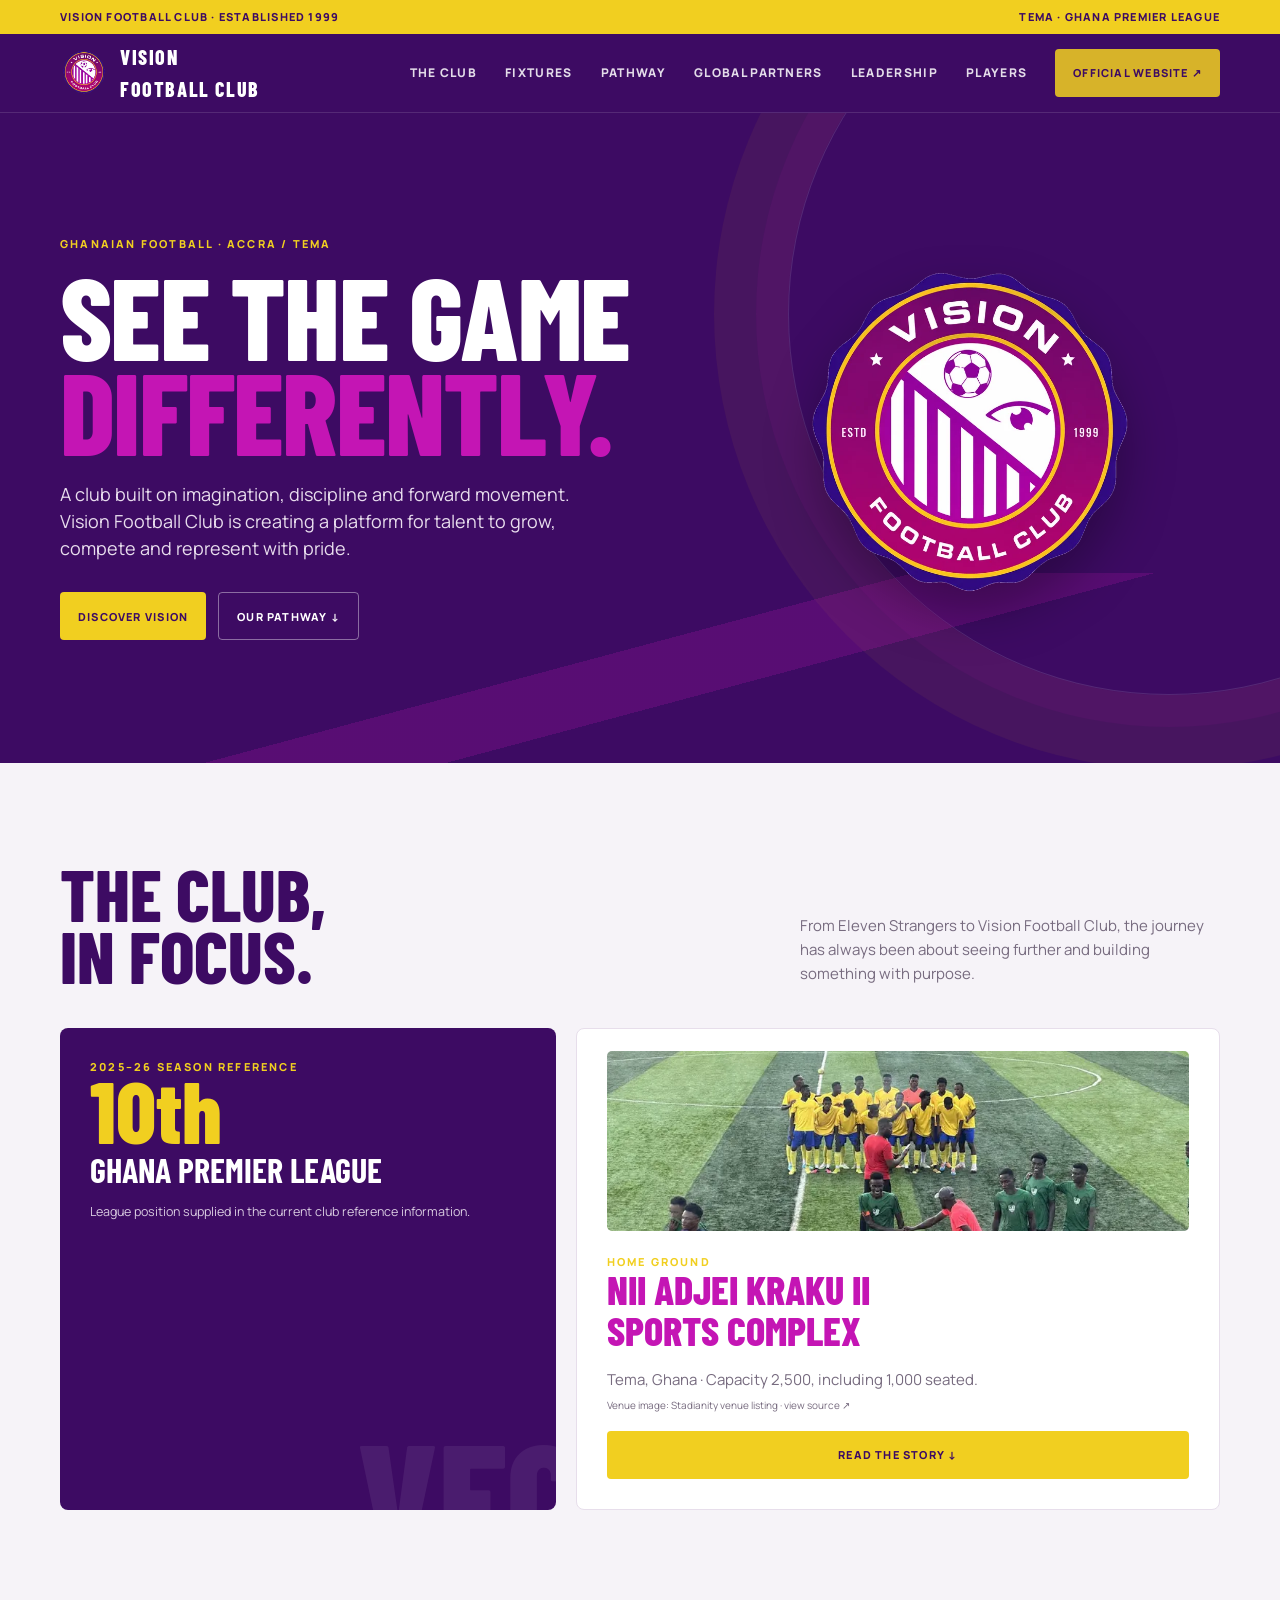
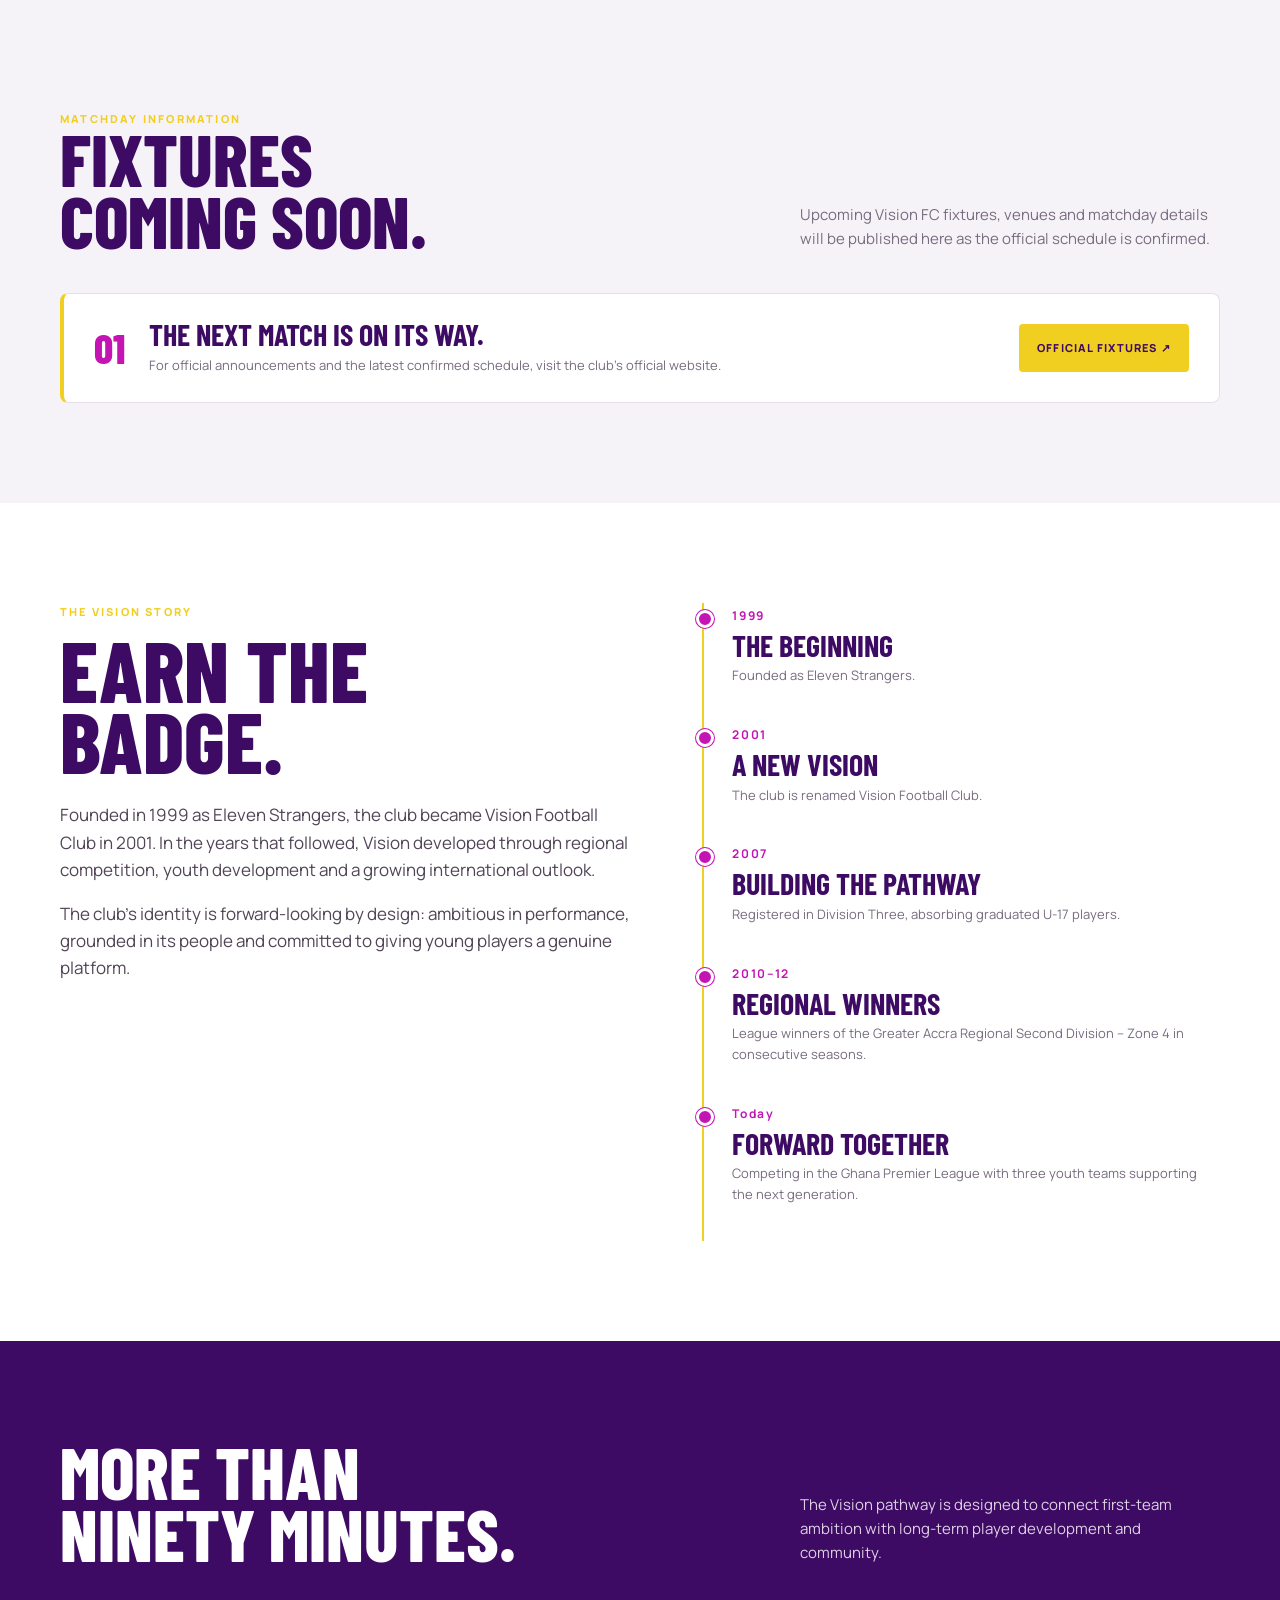
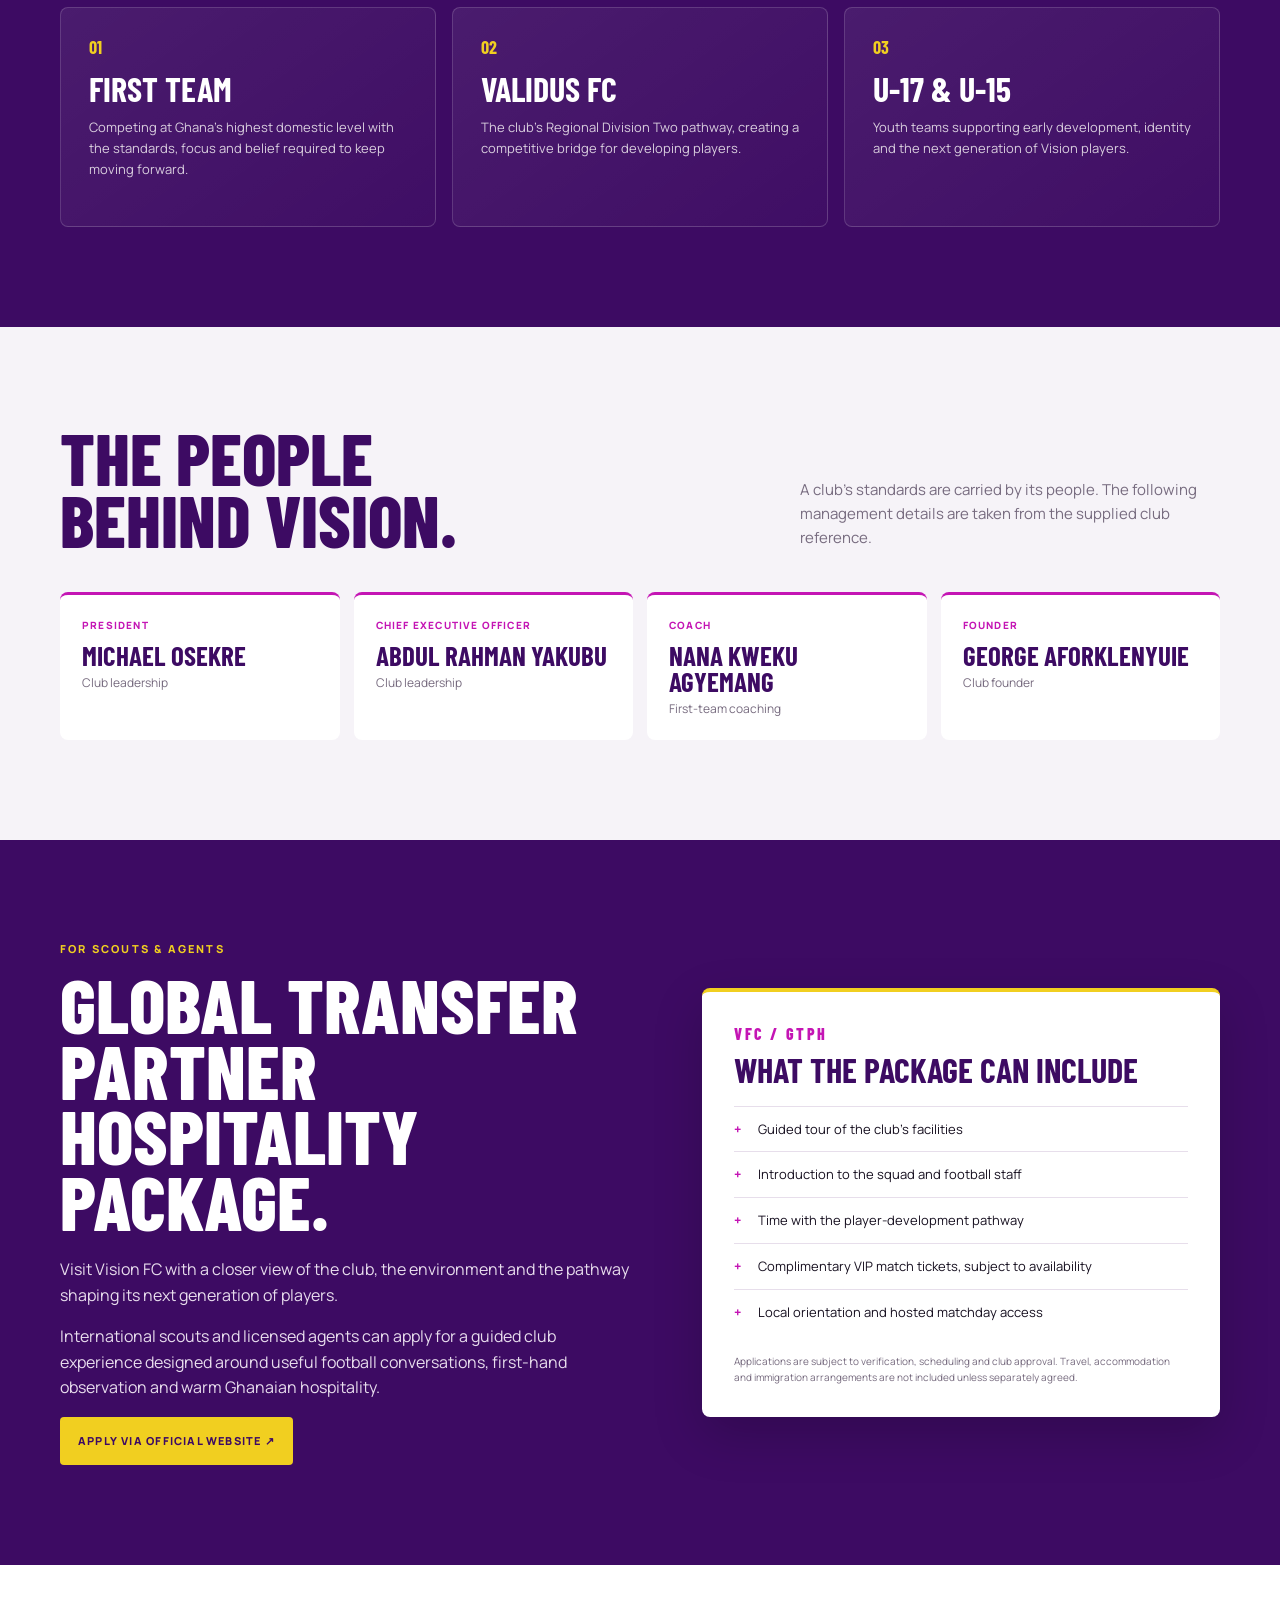
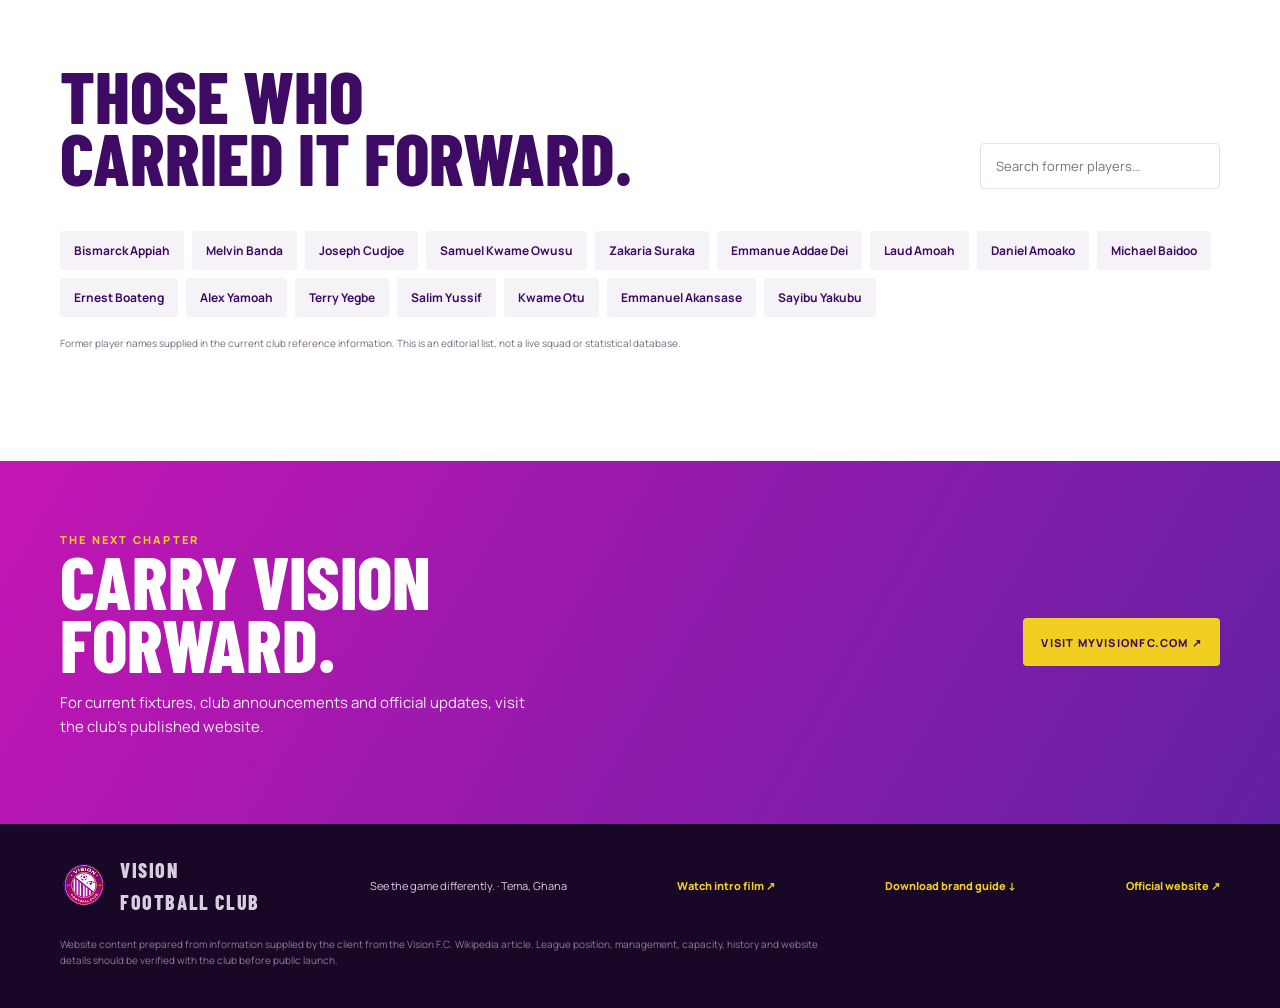
<file: index.html>
<!doctype html>
<html lang="en">
<head>
<meta charset="utf-8"><meta name="viewport" content="width=device-width,initial-scale=1">
<title>Vision Football Club | Ghana Premier League Club in Tema</title>
<meta name="description" content="Vision Football Club is a Ghana Premier League football club based in Accra and playing at Nii Adjei Kraku II Sports Complex in Tema.">
<link rel="canonical" href="https://vision-fc-site.vercel.app/">
<meta name="theme-color" content="#3d0b63"><link rel="manifest" href="site.webmanifest"><link rel="icon" href="favicon.ico" sizes="any"><link rel="icon" type="image/png" sizes="192x192" href="assets/favicon-192.png"><link rel="apple-touch-icon" sizes="180x180" href="assets/apple-touch-icon.png">
<meta property="og:type" content="website"><meta property="og:locale" content="en_GH"><meta property="og:site_name" content="Vision Football Club"><meta property="og:title" content="Vision Football Club | Ghana Premier League Club in Tema"><meta property="og:description" content="A Ghanaian football club built on ambition, discipline and forward movement."><meta property="og:url" content="https://vision-fc-site.vercel.app/"><meta property="og:image" content="https://vision-fc-site.vercel.app/assets/og-image.jpg"><meta property="og:image:width" content="1200"><meta property="og:image:height" content="630">
<meta name="twitter:card" content="summary_large_image"><meta name="twitter:title" content="Vision Football Club | Ghana Premier League Club in Tema"><meta name="twitter:description" content="A Ghanaian football club built on ambition, discipline and forward movement."><meta name="twitter:image" content="https://vision-fc-site.vercel.app/assets/og-image.jpg">
<script type="application/ld+json">{"@context":"https://schema.org","@type":"SportsTeam","name":"Vision Football Club","alternateName":"Vision FC","sport":"Football","foundingDate":"1999","url":"https://vision-fc-site.vercel.app/","logo":"https://vision-fc-site.vercel.app/assets/crest-transparent.png","image":"https://vision-fc-site.vercel.app/assets/og-image.jpg","description":"Vision Football Club is a Ghanaian football club based in Accra and playing at Nii Adjei Kraku II Sports Complex in Tema.","location":{"@type":"Place","name":"Nii Adjei Kraku II Sports Complex","address":{"@type":"PostalAddress","addressLocality":"Tema","addressCountry":"GH"}},"sameAs":["https://myvisionfc.com"]}</script>
<link rel="stylesheet" href="local-fonts.css"><link rel="stylesheet" href="styles.css"></head>
<body>
<div class="topline"><div class="container"><span>Vision Football Club · Established 1999</span><span>Tema · Ghana Premier League</span></div></div>
<header class="nav"><div class="container nav-inner"><a class="brand" href="#top" aria-label="Vision Football Club home"><img width="48" height="48" src="assets/crest-transparent.webp" alt=""><span>Vision<br>Football Club</span></a><button class="menu" aria-expanded="false" aria-controls="navlinks">Menu</button><nav id="navlinks" class="links"><a href="#club">The club</a><a href="#fixtures">Fixtures</a><a href="#pathway">Pathway</a><a href="#hospitality">Global partners</a><a href="#leadership">Leadership</a><a href="#players">Players</a><a class="btn btn-primary" href="https://myvisionfc.com" target="_blank" rel="noopener">Official website ↗</a></nav></div></header>
<main id="top">
<section class="hero"><div class="container hero-grid"><div><div class="kicker">Ghanaian football · Accra / Tema</div><h1>See the game<br><span>differently.</span></h1><p>A club built on imagination, discipline and forward movement. Vision Football Club is creating a platform for talent to grow, compete and represent with pride.</p><div class="actions"><a class="btn btn-primary" href="#club">Discover Vision</a><a class="btn btn-ghost" href="#pathway">Our pathway ↓</a></div></div><div class="hero-badge"><img width="700" height="700" src="assets/crest-transparent.webp" srcset="assets/crest-transparent-320.webp 320w, assets/crest-transparent.webp 700w" sizes="(max-width: 800px) 220px, 360px" fetchpriority="high" alt="Vision Football Club crest"></div></div></section>
<section id="club" class="section match"><div class="container"><div class="section-head reveal"><h2>The club,<br>in focus.</h2><p>From Eleven Strangers to Vision Football Club, the journey has always been about seeing further and building something with purpose.</p></div><div class="match-grid reveal"><article class="match-card"><div class="kicker">2025–26 season reference</div><div class="number">10th</div><h3>Ghana Premier League</h3><small>League position supplied in the current club reference information.</small></article><article class="info-card"><div><img class="stadium-photo" width="1200" height="900" src="assets/nii-adjei-kraku-ii-optimised.jpg" srcset="assets/nii-adjei-kraku-ii-400.webp 400w, assets/nii-adjei-kraku-ii-800.webp 800w, assets/nii-adjei-kraku-ii-optimised.jpg 1200w" sizes="(max-width: 800px) calc(100vw - 28px), 585px" loading="lazy" decoding="async" alt="Players on the artificial-turf pitch at Nii Adjei Kraku II Sports Complex"><div class="kicker">Home ground</div><strong>Nii Adjei Kraku II<br>Sports Complex</strong><p>Tema, Ghana · Capacity 2,500, including 1,000 seated.</p><p class="stadium-caption">Venue image: Stadianity venue listing · <a href="https://stadianity.com/venue/21453/nii-adjei-kraku-ii-sports-complex/" target="_blank" rel="noopener">view source ↗</a></p></div><a class="btn btn-primary" href="#history">Read the story ↓</a></article></div></div></section>
<section id="fixtures" class="section fixtures"><div class="container"><div class="section-head reveal"><div><div class="kicker">Matchday information</div><h2>Fixtures<br>coming soon.</h2></div><p>Upcoming Vision FC fixtures, venues and matchday details will be published here as the official schedule is confirmed.</p></div><div class="fixtures-empty reveal"><span class="fixtures-mark">01</span><div><h3>The next match is on its way.</h3><p>For official announcements and the latest confirmed schedule, visit the club’s official website.</p></div><a class="btn btn-primary" href="https://myvisionfc.com" target="_blank" rel="noopener">Official fixtures ↗</a></div></div></section>
<section id="history" class="section history"><div class="container history-grid"><div class="history-copy reveal"><div class="kicker">The Vision story</div><h2 class="history-title">Earn the<br>badge.</h2><p>Founded in 1999 as Eleven Strangers, the club became Vision Football Club in 2001. In the years that followed, Vision developed through regional competition, youth development and a growing international outlook.</p><p>The club’s identity is forward-looking by design: ambitious in performance, grounded in its people and committed to giving young players a genuine platform.</p></div><div class="timeline reveal"><div class="event"><b>1999</b><strong>The beginning</strong><p>Founded as Eleven Strangers.</p></div><div class="event"><b>2001</b><strong>A new vision</strong><p>The club is renamed Vision Football Club.</p></div><div class="event"><b>2007</b><strong>Building the pathway</strong><p>Registered in Division Three, absorbing graduated U-17 players.</p></div><div class="event"><b>2010–12</b><strong>Regional winners</strong><p>League winners of the Greater Accra Regional Second Division – Zone 4 in consecutive seasons.</p></div><div class="event"><b>Today</b><strong>Forward together</strong><p>Competing in the Ghana Premier League with three youth teams supporting the next generation.</p></div></div></div></section>
<section id="pathway" class="section pathway"><div class="container"><div class="section-head reveal"><h2>More than<br>ninety minutes.</h2><p>The Vision pathway is designed to connect first-team ambition with long-term player development and community.</p></div><div class="cards"><article class="path-card reveal"><span class="index">01</span><h3>First team</h3><p>Competing at Ghana’s highest domestic level with the standards, focus and belief required to keep moving forward.</p></article><article class="path-card reveal"><span class="index">02</span><h3>Validus FC</h3><p>The club’s Regional Division Two pathway, creating a competitive bridge for developing players.</p></article><article class="path-card reveal"><span class="index">03</span><h3>U-17 & U-15</h3><p>Youth teams supporting early development, identity and the next generation of Vision players.</p></article></div></div></section>
<section id="leadership" class="section leadership"><div class="container"><div class="section-head reveal"><h2>The people<br>behind Vision.</h2><p>A club’s standards are carried by its people. The following management details are taken from the supplied club reference.</p></div><div class="people"><article class="person reveal"><div class="role">President</div><h3>Michael Osekre</h3><p>Club leadership</p></article><article class="person reveal"><div class="role">Chief Executive Officer</div><h3>Abdul Rahman Yakubu</h3><p>Club leadership</p></article><article class="person reveal"><div class="role">Coach</div><h3>Nana Kweku Agyemang</h3><p>First-team coaching</p></article><article class="person reveal"><div class="role">Founder</div><h3>George Aforklenyuie</h3><p>Club founder</p></article></div></div></section>
<section id="hospitality" class="section hospitality"><div class="container hospitality-grid"><div class="hospitality-copy reveal"><div class="kicker">For scouts & agents</div><h2>Global Transfer Partner<br>Hospitality Package.</h2><p>Visit Vision FC with a closer view of the club, the environment and the pathway shaping its next generation of players.</p><p>International scouts and licensed agents can apply for a guided club experience designed around useful football conversations, first-hand observation and warm Ghanaian hospitality.</p><a class="btn btn-primary" href="https://myvisionfc.com" target="_blank" rel="noopener">Apply via official website ↗</a></div><div class="hospitality-card reveal"><div class="hospitality-badge">VFC / GTPH</div><h3>What the package can include</h3><ul><li>Guided tour of the club’s facilities</li><li>Introduction to the squad and football staff</li><li>Time with the player-development pathway</li><li>Complimentary VIP match tickets, subject to availability</li><li>Local orientation and hosted matchday access</li></ul><p class="source-note">Applications are subject to verification, scheduling and club approval. Travel, accommodation and immigration arrangements are not included unless separately agreed.</p></div></div></section>
<section id="players" class="section players"><div class="container"><div class="section-head reveal"><h2>Those who<br>carried it forward.</h2><div class="player-search"><label class="sr-only" for="playerSearch">Search former players</label><input id="playerSearch" type="search" placeholder="Search former players…"></div></div><div id="playerList" class="player-list reveal"></div><p class="source-note">Former player names supplied in the current club reference information. This is an editorial list, not a live squad or statistical database.</p></div></section>
<section class="cta"><div class="container cta-grid"><div><div class="kicker">The next chapter</div><h2>Carry Vision<br>forward.</h2><p>For current fixtures, club announcements and official updates, visit the club’s published website.</p></div><a class="btn btn-primary" href="https://myvisionfc.com" target="_blank" rel="noopener">Visit myvisionfc.com ↗</a></div></section>
</main>
<footer class="footer"><div class="container footer-inner"><div class="brand"><img width="48" height="48" src="assets/crest-transparent.webp" alt=""><span>Vision<br>Football Club</span></div><small>See the game differently. · Tema, Ghana</small><small><a href="#intro-video" data-open-video>Watch intro film ↗</a></small><small><a href="brand-guide.pdf" download>Download brand guide ↓</a></small><small><a href="https://myvisionfc.com" target="_blank" rel="noopener">Official website ↗</a></small></div><div class="container"><p class="source-note">Website content prepared from information supplied by the client from the Vision F.C. Wikipedia article. League position, management, capacity, history and website details should be verified with the club before public launch.</p></div></footer>
<div id="intro-video" class="video-modal" hidden role="dialog" aria-modal="true" aria-labelledby="intro-title"><div class="video-shell"><div class="video-top"><strong id="intro-title">Vision FC / Intro film</strong><button class="video-close" type="button" data-close-video aria-label="Close intro film">Close</button></div><video controls preload="metadata" playsinline poster="assets/og-image.jpg"><source src="intro-video.mp4" type="video/mp4">Your browser does not support the intro film.</video><div class="video-label">A short visual introduction to Vision Football Club.</div></div></div>
<script src="app.js" defer></script></body></html>
</file>
<file: local-fonts.css>
@font-face{font-family:'Barlow Condensed';font-style:normal;font-weight:500;font-display:swap;src:url('fonts/barlow-condensed-0.ttf') format('truetype')}
@font-face{font-family:'Barlow Condensed';font-style:normal;font-weight:600;font-display:swap;src:url('fonts/barlow-condensed-1.ttf') format('truetype')}
@font-face{font-family:'Barlow Condensed';font-style:normal;font-weight:700;font-display:swap;src:url('fonts/barlow-condensed-2.ttf') format('truetype')}
@font-face{font-family:'Barlow Condensed';font-style:normal;font-weight:800;font-display:swap;src:url('fonts/barlow-condensed-3.ttf') format('truetype')}
@font-face{font-family:'Manrope';font-style:normal;font-weight:400;font-display:swap;src:url('fonts/manrope-4.ttf') format('truetype')}
@font-face{font-family:'Manrope';font-style:normal;font-weight:500;font-display:swap;src:url('fonts/manrope-5.ttf') format('truetype')}
@font-face{font-family:'Manrope';font-style:normal;font-weight:600;font-display:swap;src:url('fonts/manrope-6.ttf') format('truetype')}
@font-face{font-family:'Manrope';font-style:normal;font-weight:700;font-display:swap;src:url('fonts/manrope-7.ttf') format('truetype')}
@font-face{font-family:'Manrope';font-style:normal;font-weight:800;font-display:swap;src:url('fonts/manrope-8.ttf') format('truetype')}
</file>
<file: styles.css>
:root{--violet:#3d0b63;--purple:#6220a3;--magenta:#c415b4;--gold:#f1cf20;--ink:#171020;--mist:#f6f3f8;--white:#fff;--line:#e7deeb;--muted:#776b7f}*{box-sizing:border-box}html{scroll-behavior:smooth}body{margin:0;color:var(--ink);background:var(--white);font:15px/1.6 Manrope,Arial,sans-serif}a{color:inherit;text-decoration:none}button{font:inherit}img{max-width:100%}.sr-only{position:absolute;width:1px;height:1px;padding:0;margin:-1px;overflow:hidden;clip:rect(0,0,0,0);white-space:nowrap;border:0}.container{width:min(1160px,calc(100% - 40px));margin:auto}.topline{background:var(--gold);color:var(--violet);font-size:11px;font-weight:800;letter-spacing:.11em;text-transform:uppercase;padding:8px 0}.topline .container{display:flex;justify-content:space-between;gap:20px}.nav{background:var(--violet);color:white;position:sticky;top:0;z-index:20;border-bottom:1px solid rgba(255,255,255,.12)}.nav-inner{height:78px;display:flex;align-items:center;justify-content:space-between}.brand{display:flex;align-items:center;gap:12px;font-family:'Barlow Condensed';font-size:20px;text-transform:uppercase;letter-spacing:.08em;font-weight:800}.brand img{width:48px;height:48px;object-fit:contain}.links{display:flex;align-items:center;gap:28px;font-size:12px;text-transform:uppercase;letter-spacing:.11em;font-weight:800}.links a{opacity:.86}.links a:hover,.links a:focus{color:var(--gold);opacity:1}.menu{display:none;background:none;color:#fff;border:1px solid rgba(255,255,255,.35);padding:8px 12px;border-radius:8px}.hero{position:relative;overflow:hidden;background:var(--violet);color:#fff;min-height:650px;display:flex;align-items:center}.hero:before{content:"";position:absolute;width:760px;height:760px;border:1px solid rgba(255,255,255,.12);border-radius:50%;right:-270px;top:-180px;box-shadow:0 0 0 32px rgba(196,21,180,.07),0 0 0 74px rgba(241,207,32,.05)}.hero:after{content:"";position:absolute;inset:auto -8% -60px -8%;height:250px;background:linear-gradient(165deg,transparent 0 42%,rgba(196,21,180,.2) 42% 52%,transparent 52%)}.hero-grid{display:grid;grid-template-columns:1.1fr .9fr;align-items:center;gap:50px;position:relative;z-index:1}.kicker{color:var(--gold);font-size:11px;font-weight:800;letter-spacing:.2em;text-transform:uppercase}.hero h1{font:800 clamp(64px,9vw,128px)/.82 'Barlow Condensed';text-transform:uppercase;letter-spacing:-.015em;margin:16px 0 24px;max-width:620px}.hero h1 span{color:var(--magenta)}.hero p{font-size:18px;line-height:1.5;max-width:560px;color:#e8dded}.actions{display:flex;gap:12px;flex-wrap:wrap;margin-top:30px}.btn{display:inline-flex;align-items:center;justify-content:center;min-height:48px;padding:0 18px;border-radius:4px;font-size:11px;text-transform:uppercase;letter-spacing:.11em;font-weight:800;transition:.2s ease}.btn-primary{background:var(--gold);color:var(--violet)}.btn-primary:hover,.btn-primary:focus{transform:translateY(-2px);background:#ffe44c}.btn-ghost{border:1px solid rgba(255,255,255,.4);color:white}.btn-ghost:hover,.btn-ghost:focus{border-color:var(--gold);color:var(--gold)}.hero-badge{display:flex;justify-content:center;align-items:center;min-height:450px}.hero-badge img{width:min(360px,78%);height:auto;filter:drop-shadow(0 24px 25px rgba(0,0,0,.3))}.section{padding:100px 0}.section-head{display:flex;justify-content:space-between;align-items:end;gap:28px;margin-bottom:42px}.section-head h2{font:800 clamp(42px,6vw,72px)/.86 'Barlow Condensed';text-transform:uppercase;color:var(--violet);margin:0}.section-head p{max-width:420px;color:var(--muted);margin:0}.match{background:var(--mist)}.match-grid{display:grid;grid-template-columns:1fr 1.3fr;gap:20px}.match-card{background:var(--violet);color:#fff;border-radius:8px;padding:30px;min-height:260px;position:relative;overflow:hidden}.match-card:after{content:'VFC';position:absolute;right:-25px;bottom:-48px;font:800 160px/.8 'Barlow Condensed';color:rgba(255,255,255,.07)}.match-card h3,.story-card h3,.path-card h3{font:700 34px/.9 'Barlow Condensed';text-transform:uppercase;margin:13px 0}.match-card .number{font:800 88px/.75 'Barlow Condensed';color:var(--gold)}.match-card small{color:#d8cbe0}.info-card{background:#fff;border:1px solid var(--line);padding:30px;border-radius:8px;display:flex;flex-direction:column;justify-content:space-between}.stadium-photo{width:100%;height:180px;object-fit:cover;border-radius:5px;margin:-8px 0 22px;display:block}.stadium-caption{font-size:10px;color:var(--muted);margin:-10px 0 18px}.info-card strong{font:800 40px/.9 'Barlow Condensed';text-transform:uppercase;color:var(--magenta)}.info-card p{color:var(--muted)}.history{background:var(--white)}.history-grid{display:grid;grid-template-columns:1.05fr .95fr;gap:70px;align-items:start}.history-copy p{font-size:17px;color:#514456;max-width:620px}.history-title{font:800 clamp(48px,7vw,86px)/.82 'Barlow Condensed';text-transform:uppercase;color:var(--violet);margin:14px 0 26px}.timeline{border-left:2px solid var(--gold);padding-left:28px}.event{position:relative;padding-bottom:30px}.event:before{content:'';position:absolute;left:-36px;top:7px;width:12px;height:12px;background:var(--magenta);border:3px solid var(--white);box-shadow:0 0 0 1px var(--magenta);border-radius:50%}.event b{color:var(--magenta);font-size:12px;letter-spacing:.14em}.event strong{display:block;font:700 30px/.95 'Barlow Condensed';text-transform:uppercase;color:var(--violet);margin-top:4px}.event p{margin:6px 0;color:var(--muted);font-size:13px}.pathway{background:var(--violet);color:white}.pathway .section-head h2{color:white}.pathway .section-head p{color:#ded0e5}.cards{display:grid;grid-template-columns:repeat(3,1fr);gap:16px}.path-card{padding:28px;border:1px solid rgba(255,255,255,.17);border-radius:8px;min-height:220px;background:linear-gradient(145deg,rgba(255,255,255,.07),rgba(255,255,255,.015))}.path-card .index{color:var(--gold);font:700 18px 'Barlow Condensed'}.path-card h3{color:#fff}.path-card p{color:#d9cede;font-size:13px}.leadership{background:var(--mist)}.people{display:grid;grid-template-columns:repeat(4,1fr);gap:14px}.person{background:#fff;border-radius:8px;padding:22px;border-top:3px solid var(--magenta)}.person .role{font-size:10px;color:var(--magenta);text-transform:uppercase;letter-spacing:.12em;font-weight:800}.person h3{font:700 27px/.95 'Barlow Condensed';text-transform:uppercase;color:var(--violet);margin:10px 0 4px}.person p{font-size:12px;color:var(--muted);margin:0}.players{background:#fff}.player-search{display:flex;gap:12px;align-items:center}.player-search input{border:1px solid var(--line);padding:13px 15px;border-radius:4px;min-width:240px;font:13px Manrope}.player-list{display:flex;flex-wrap:wrap;gap:8px}.player{padding:10px 14px;background:var(--mist);border-radius:3px;font-size:12px;font-weight:700;color:var(--violet)}.cta{background:linear-gradient(120deg,var(--magenta),var(--purple));color:white;padding:70px 0}.cta-grid{display:flex;justify-content:space-between;align-items:center;gap:30px}.cta h2{font:800 clamp(42px,6vw,74px)/.86 'Barlow Condensed';text-transform:uppercase;margin:0;max-width:650px}.cta p{color:#f5e9f4;max-width:470px}.footer{background:#190727;color:#d9cde0;padding:30px 0}.footer-inner{display:flex;justify-content:space-between;gap:30px;align-items:center}.footer small{font-size:11px}.footer a{color:var(--gold);font-weight:800}.source-note{font-size:10px;color:#776b7f;margin-top:18px;max-width:760px}.footer .source-note{color:#8b7e91}.reveal{opacity:0;transform:translateY(16px);transition:.65s ease}.reveal.visible{opacity:1;transform:none}@media(max-width:800px){.topline .container span:last-child{display:none}.nav-inner{height:68px}.menu{display:block}.links{display:none;position:absolute;left:0;right:0;top:68px;background:var(--violet);padding:18px 20px;flex-direction:column;align-items:flex-start;border-top:1px solid rgba(255,255,255,.13)}.links.open{display:flex}.hero{min-height:auto;padding:86px 0 70px}.hero-grid,.history-grid,.match-grid{grid-template-columns:1fr;gap:36px}.hero-badge{min-height:300px;order:-1}.hero-badge img{width:220px}.hero h1{font-size:76px}.section{padding:72px 0}.section-head{display:block;margin-bottom:30px}.section-head p{margin-top:18px}.cards{grid-template-columns:1fr}.people{grid-template-columns:1fr 1fr}.cta-grid,.footer-inner{display:block}.cta .btn{margin-top:12px}.player-search{margin-top:20px}.player-search input{width:100%;min-width:0}}@media(max-width:430px){.container{width:min(100% - 28px,1160px)}.topline{font-size:9px}.hero h1{font-size:58px;letter-spacing:-.03em}.hero h1 span{display:block;overflow-wrap:anywhere}.hero p{font-size:16px}.actions .btn{width:100%}.people{grid-template-columns:1fr}.match-card,.info-card{padding:24px}.player-search{display:block}.player-search input{margin-bottom:10px}.brand{font-size:17px}}
@keyframes crestFloat{0%,100%{transform:translateY(0) rotate(-1deg)}50%{transform:translateY(-10px) rotate(1deg)}}@keyframes ringPulse{0%,100%{transform:scale(1);opacity:.8}50%{transform:scale(1.035);opacity:1}}@keyframes shine{0%{transform:translateX(-140%)}55%,100%{transform:translateX(140%)}}@keyframes cardRise{from{transform:translateY(0)}to{transform:translateY(-6px)}}.hero:before{animation:ringPulse 9s ease-in-out infinite}.hero-badge img{animation:crestFloat 6s ease-in-out infinite}.btn-primary{position:relative;overflow:hidden}.btn-primary:after{content:"";position:absolute;inset:0;width:45%;background:linear-gradient(105deg,transparent,rgba(255,255,255,.55),transparent);transform:translateX(-140%);animation:shine 5.5s ease-in-out infinite}.path-card{transition:transform .25s ease,border-color .25s ease,background .25s ease}.path-card:hover,.path-card:focus-within{transform:translateY(-6px);border-color:var(--gold);background:linear-gradient(145deg,rgba(196,21,180,.22),rgba(255,255,255,.04))}.match-card:after{animation:crestFloat 10s ease-in-out infinite}.video-modal{position:fixed;inset:0;z-index:50;background:rgba(23,16,32,.9);display:grid;place-items:center;padding:22px}.video-modal[hidden]{display:none}.video-shell{width:min(100%,960px);background:var(--ink);border:1px solid rgba(241,207,32,.6);border-radius:10px;box-shadow:0 28px 90px rgba(0,0,0,.5);overflow:hidden}.video-top{display:flex;align-items:center;justify-content:space-between;padding:12px 16px;color:#fff}.video-top strong{font:700 22px/.9 'Barlow Condensed';text-transform:uppercase}.video-close{border:1px solid rgba(255,255,255,.4);background:transparent;color:#fff;border-radius:4px;padding:6px 10px;cursor:pointer}.video-close:hover,.video-close:focus{color:var(--gold);border-color:var(--gold)}.video-shell video{display:block;width:100%;height:auto;background:#000}.video-label{padding:8px 16px 13px;color:#d9cde0;font-size:11px}@media(max-width:800px){.video-modal{padding:12px}.video-top{padding:10px 12px}.video-shell video{min-height:220px;object-fit:contain}}
 @media(prefers-reduced-motion:reduce){html{scroll-behavior:auto}.reveal{opacity:1;transform:none;transition:none}.btn{transition:none}.hero:before,.hero-badge img,.match-card:after,.btn-primary:after{animation:none}.path-card{transition:none}}
.fixtures{background:var(--mist)}.fixtures .section-head h2{color:var(--violet)}.fixtures-empty{display:grid;grid-template-columns:auto 1fr auto;align-items:center;gap:24px;background:#fff;border:1px solid var(--line);border-left:4px solid var(--gold);border-radius:8px;padding:26px 30px}.fixtures-mark{color:var(--magenta);font:800 42px/.8 'Barlow Condensed'}.fixtures-empty h3{font:700 30px/.95 'Barlow Condensed';text-transform:uppercase;color:var(--violet);margin:0 0 6px}.fixtures-empty p{color:var(--muted);margin:0;font-size:13px}.hospitality{background:var(--violet);color:#fff}.hospitality-grid{display:grid;grid-template-columns:1.05fr .95fr;gap:70px;align-items:center}.hospitality h2{font:800 clamp(46px,6vw,76px)/.86 'Barlow Condensed';text-transform:uppercase;margin:14px 0 24px}.hospitality-copy>p{color:#e8dded;max-width:600px;font-size:16px}.hospitality-card{background:#fff;color:var(--ink);padding:32px;border-radius:8px;border-top:4px solid var(--gold);box-shadow:0 18px 50px rgba(0,0,0,.18)}.hospitality-badge{color:var(--magenta);font:800 16px 'Barlow Condensed';letter-spacing:.16em}.hospitality-card h3{color:var(--violet);font:700 34px/.9 'Barlow Condensed';text-transform:uppercase;margin:12px 0 20px}.hospitality-card ul{list-style:none;padding:0;margin:0}.hospitality-card li{border-top:1px solid var(--line);padding:12px 0 12px 24px;font-size:13px;position:relative}.hospitality-card li:before{content:'+';position:absolute;left:0;color:var(--magenta);font-weight:800}.hospitality-card .source-note{margin-bottom:0}@media(max-width:800px){.fixtures-empty,.hospitality-grid{grid-template-columns:1fr;gap:20px}.fixtures-empty{padding:24px}.fixtures-empty .btn{justify-self:start}.hospitality-grid{gap:36px}}
</file>
